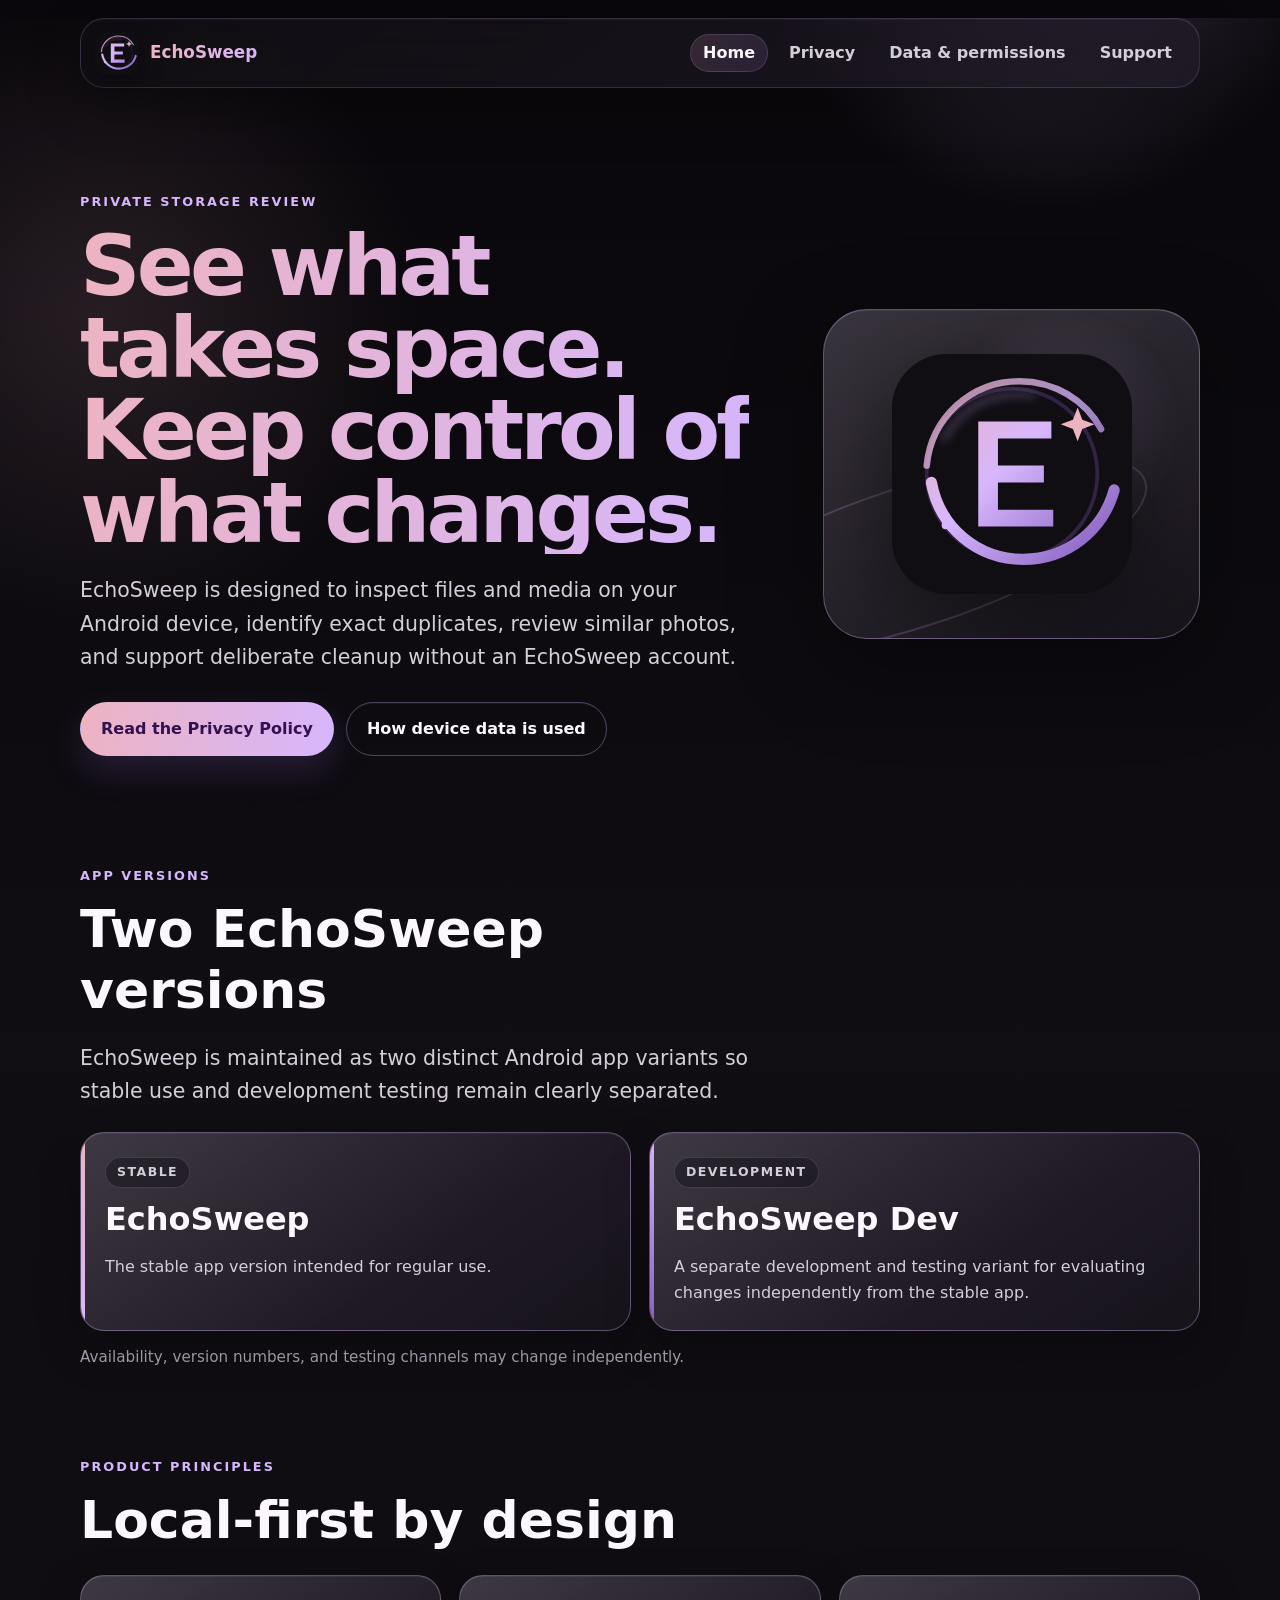
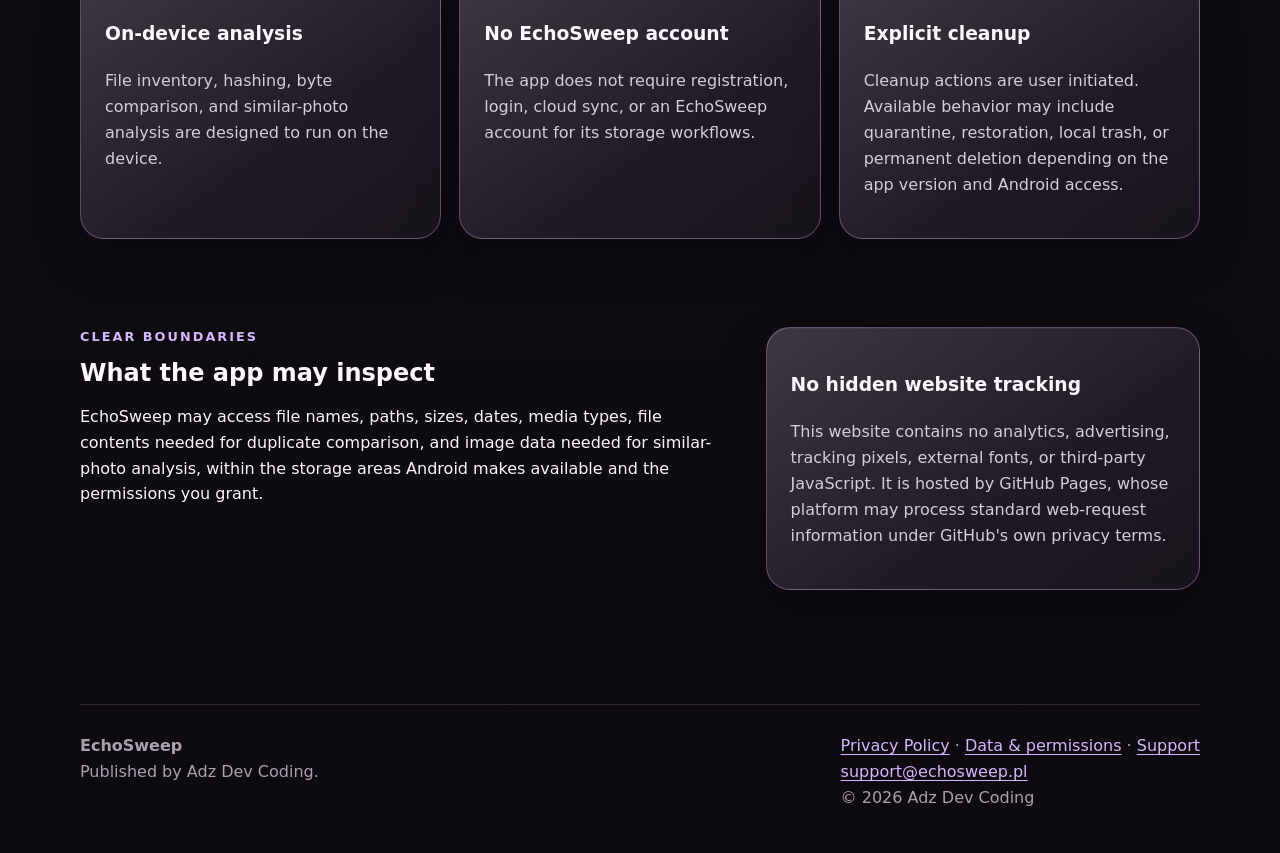
<file: index.html>
<!doctype html>
<html lang="en">
<head>
  <meta charset="utf-8">
  <meta name="viewport" content="width=device-width, initial-scale=1">
  <title>EchoSweep · Private storage inspection for Android</title>
  <meta name="description" content="Official EchoSweep website for the EchoSweep and EchoSweep Dev Android app variants, with privacy, permissions, and support information.">
  <meta name="theme-color" content="#100d13">
  <meta property="og:title" content="EchoSweep · Private storage inspection for Android">
  <meta property="og:description" content="Official information for the EchoSweep and EchoSweep Dev Android app variants.">
  <meta property="og:type" content="website">
  <meta property="og:url" content="https://echosweep.pl/">
  <link rel="canonical" href="https://echosweep.pl/">
  <link rel="icon" href="assets/echosweep-mark.svg" type="image/svg+xml">
  <link rel="stylesheet" href="styles.css">
</head>
<body>
  <a class="skip-link" href="#main">Skip to content</a>
  <div class="site-shell">
    <header class="site-header">
      <a class="brand" href="./" aria-label="EchoSweep home">
        <img src="assets/echosweep-mark.svg" alt="" width="44" height="44">
        <span>EchoSweep</span>
      </a>
      <nav class="nav" aria-label="Main navigation">
        <a aria-current="page" href="./">Home</a>
        <a href="privacy/">Privacy</a>
        <a href="data-and-permissions/">Data &amp; permissions</a>
        <a href="support/">Support</a>
      </nav>
    </header>

    <main id="main">
      <section class="hero">
        <div class="hero-copy">
          <p class="eyebrow">Private storage review</p>
          <h1>See what takes space. Keep control of what changes.</h1>
          <p class="lead">EchoSweep is designed to inspect files and media on your Android device, identify exact duplicates, review similar photos, and support deliberate cleanup without an EchoSweep account.</p>
          <div class="actions">
            <a class="button button-primary" href="privacy/">Read the Privacy Policy</a>
            <a class="button" href="data-and-permissions/">How device data is used</a>
          </div>
        </div>
        <div class="hero-mark" aria-hidden="true">
          <img src="assets/echosweep-mark.svg" alt="" width="240" height="240">
        </div>
      </section>

      <section class="section editions" aria-labelledby="editions-title">
        <div class="section-heading">
          <p class="eyebrow">App versions</p>
          <h2 id="editions-title">Two EchoSweep versions</h2>
          <p class="lead">EchoSweep is maintained as two distinct Android app variants so stable use and development testing remain clearly separated.</p>
        </div>
        <div class="card-grid compact-grid edition-grid">
          <article class="card edition-card edition-stable">
            <p class="version-label">Stable</p>
            <h3>EchoSweep</h3>
            <p>The stable app version intended for regular use.</p>
          </article>
          <article class="card edition-card edition-dev">
            <p class="version-label">Development</p>
            <h3>EchoSweep Dev</h3>
            <p>A separate development and testing variant for evaluating changes independently from the stable app.</p>
          </article>
        </div>
        <p class="edition-note">Availability, version numbers, and testing channels may change independently.</p>
      </section>

      <section class="section" aria-labelledby="principles-title">
        <div class="section-heading">
          <p class="eyebrow">Product principles</p>
          <h2 id="principles-title">Local-first by design</h2>
        </div>
        <div class="card-grid">
          <article class="card">
            <h3>On-device analysis</h3>
            <p>File inventory, hashing, byte comparison, and similar-photo analysis are designed to run on the device.</p>
          </article>
          <article class="card">
            <h3>No EchoSweep account</h3>
            <p>The app does not require registration, login, cloud sync, or an EchoSweep account for its storage workflows.</p>
          </article>
          <article class="card">
            <h3>Explicit cleanup</h3>
            <p>Cleanup actions are user initiated. Available behavior may include quarantine, restoration, local trash, or permanent deletion depending on the app version and Android access.</p>
          </article>
        </div>
      </section>

      <section class="section split" aria-labelledby="clarity-title">
        <div>
          <p class="eyebrow">Clear boundaries</p>
          <h2 id="clarity-title">What the app may inspect</h2>
          <p>EchoSweep may access file names, paths, sizes, dates, media types, file contents needed for duplicate comparison, and image data needed for similar-photo analysis, within the storage areas Android makes available and the permissions you grant.</p>
        </div>
        <div class="notice">
          <h3>No hidden website tracking</h3>
          <p>This website contains no analytics, advertising, tracking pixels, external fonts, or third-party JavaScript. It is hosted by GitHub Pages, whose platform may process standard web-request information under GitHub's own privacy terms.</p>
        </div>
      </section>
    </main>

    <footer class="footer">
      <div><strong>EchoSweep</strong><br>Published by Adz Dev Coding.</div>
      <div>
        <a href="privacy/">Privacy Policy</a> ·
        <a href="data-and-permissions/">Data &amp; permissions</a> ·
        <a href="support/">Support</a><br>
        <a href="mailto:support@echosweep.pl">support@echosweep.pl</a><br>
        © 2026 Adz Dev Coding
      </div>
    </footer>
  </div>
</body>
</html>
</file>
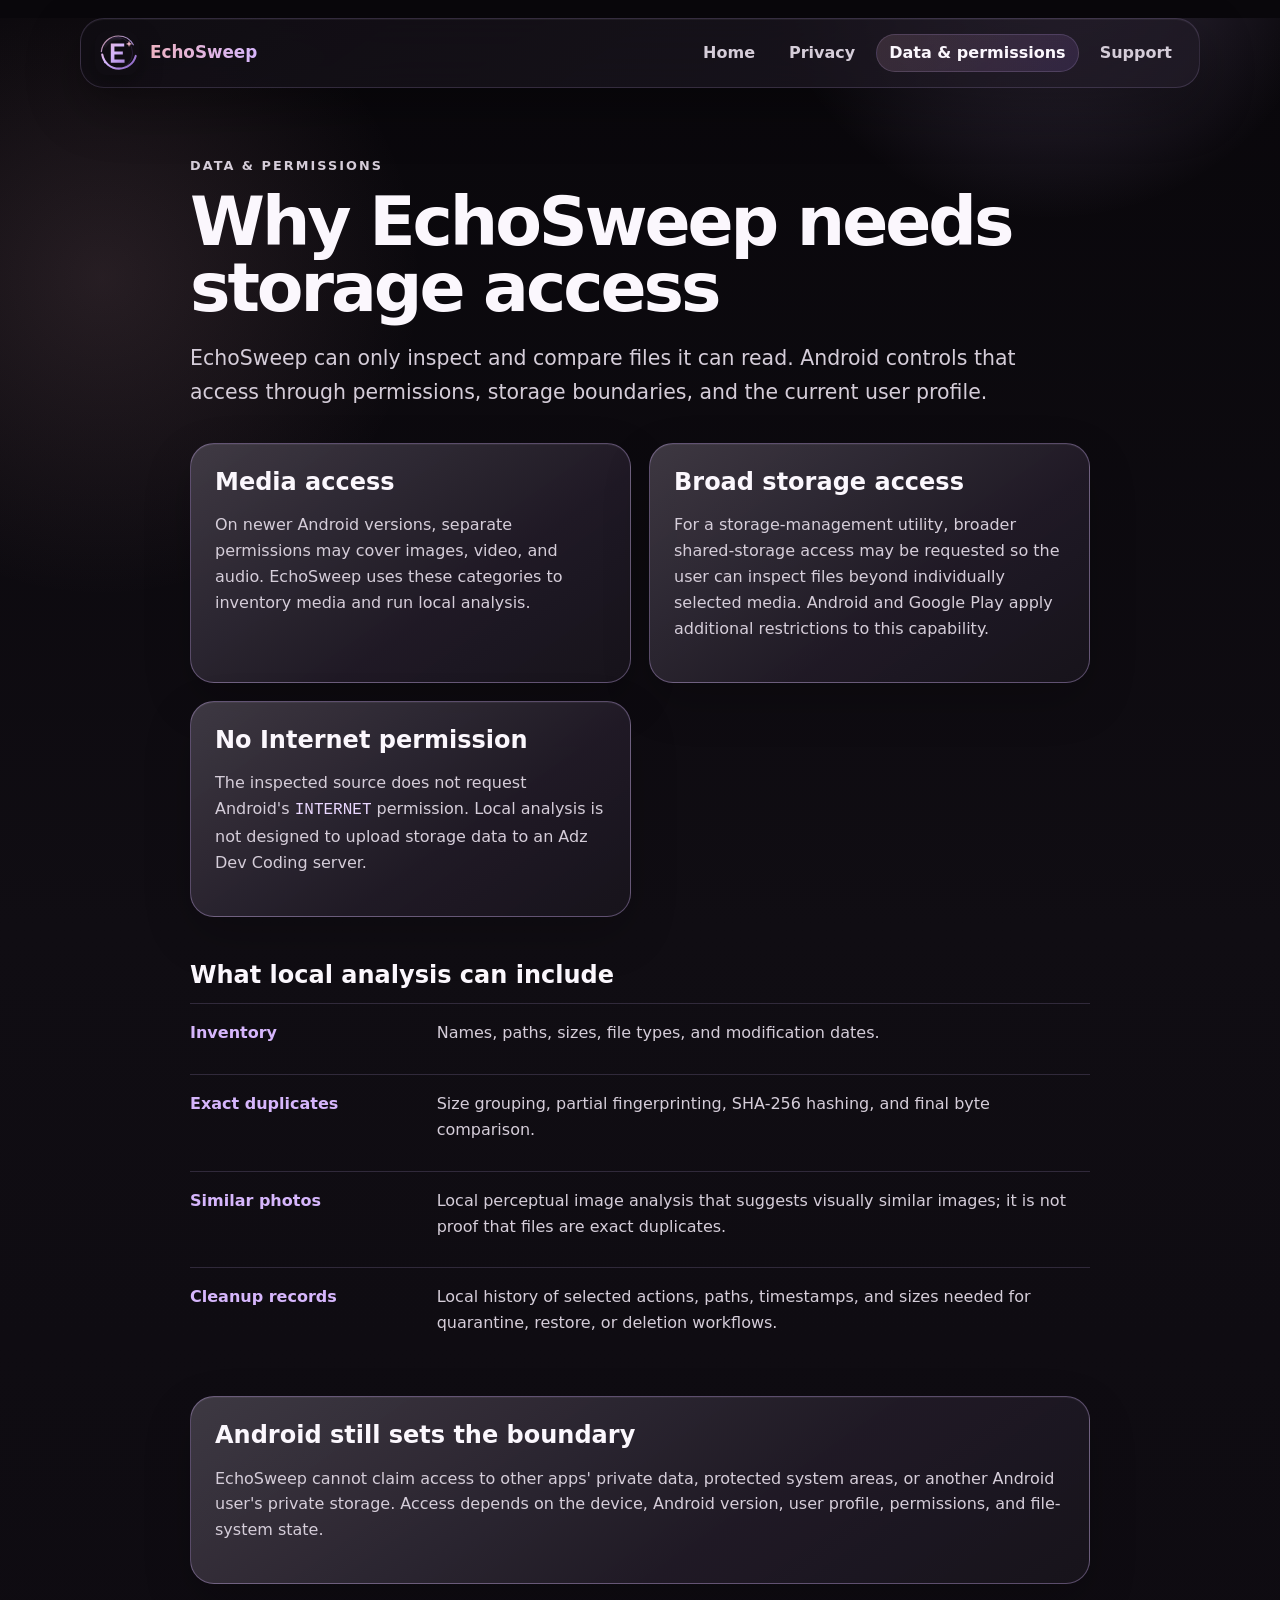
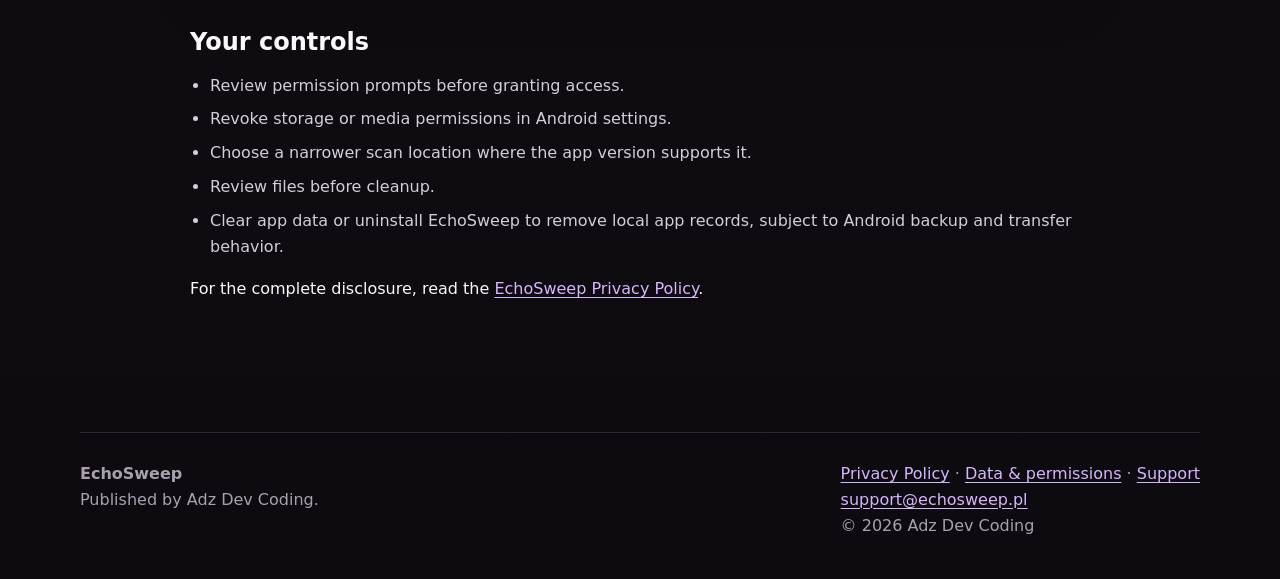
<file: data-and-permissions/index.html>
<!doctype html>
<html lang="en">
<head>
  <meta charset="utf-8">
  <meta name="viewport" content="width=device-width, initial-scale=1">
  <title>EchoSweep Data &amp; Permissions · Adz Dev Coding</title>
  <meta name="description" content="A clear explanation of the device data and Android permissions EchoSweep may use.">
  <meta name="theme-color" content="#100d13">
  <meta property="og:title" content="EchoSweep Data &amp; Permissions">
  <meta property="og:description" content="How EchoSweep uses Android storage and media access for local inspection and cleanup.">
  <meta property="og:type" content="article">
  <meta property="og:url" content="https://echosweep.pl/data-and-permissions/">
  <link rel="canonical" href="https://echosweep.pl/data-and-permissions/">
  <link rel="icon" href="../assets/echosweep-mark.svg" type="image/svg+xml">
  <link rel="stylesheet" href="../styles.css">
</head>
<body>
  <a class="skip-link" href="#main">Skip to content</a>
  <div class="site-shell">
    <header class="site-header">
      <a class="brand" href="../" aria-label="EchoSweep home">
        <img src="../assets/echosweep-mark.svg" alt="" width="44" height="44">
        <span>EchoSweep</span>
      </a>
      <nav class="nav" aria-label="Main navigation">
        <a href="../">Home</a>
        <a href="../privacy/">Privacy</a>
        <a aria-current="page" href="../data-and-permissions/">Data &amp; permissions</a>
        <a href="../support/">Support</a>
      </nav>
    </header>

    <main id="main" class="page">
      <p class="eyebrow">Data &amp; permissions</p>
      <h1>Why EchoSweep needs storage access</h1>
      <p class="lead">EchoSweep can only inspect and compare files it can read. Android controls that access through permissions, storage boundaries, and the current user profile.</p>

      <div class="card-grid compact-grid">
        <article class="card">
          <h2>Media access</h2>
          <p>On newer Android versions, separate permissions may cover images, video, and audio. EchoSweep uses these categories to inventory media and run local analysis.</p>
        </article>
        <article class="card">
          <h2>Broad storage access</h2>
          <p>For a storage-management utility, broader shared-storage access may be requested so the user can inspect files beyond individually selected media. Android and Google Play apply additional restrictions to this capability.</p>
        </article>
        <article class="card">
          <h2>No Internet permission</h2>
          <p>The inspected source does not request Android's <code>INTERNET</code> permission. Local analysis is not designed to upload storage data to an Adz Dev Coding server.</p>
        </article>
      </div>

      <section class="section">
        <h2>What local analysis can include</h2>
        <dl class="details-list">
          <div><dt>Inventory</dt><dd>Names, paths, sizes, file types, and modification dates.</dd></div>
          <div><dt>Exact duplicates</dt><dd>Size grouping, partial fingerprinting, SHA-256 hashing, and final byte comparison.</dd></div>
          <div><dt>Similar photos</dt><dd>Local perceptual image analysis that suggests visually similar images; it is not proof that files are exact duplicates.</dd></div>
          <div><dt>Cleanup records</dt><dd>Local history of selected actions, paths, timestamps, and sizes needed for quarantine, restore, or deletion workflows.</dd></div>
        </dl>
      </section>

      <section class="notice">
        <h2>Android still sets the boundary</h2>
        <p>EchoSweep cannot claim access to other apps' private data, protected system areas, or another Android user's private storage. Access depends on the device, Android version, user profile, permissions, and file-system state.</p>
      </section>

      <section class="section">
        <h2>Your controls</h2>
        <ul class="plain-list">
          <li>Review permission prompts before granting access.</li>
          <li>Revoke storage or media permissions in Android settings.</li>
          <li>Choose a narrower scan location where the app version supports it.</li>
          <li>Review files before cleanup.</li>
          <li>Clear app data or uninstall EchoSweep to remove local app records, subject to Android backup and transfer behavior.</li>
        </ul>
        <p>For the complete disclosure, read the <a href="../privacy/">EchoSweep Privacy Policy</a>.</p>
      </section>
    </main>

    <footer class="footer">
      <div><strong>EchoSweep</strong><br>Published by Adz Dev Coding.</div>
      <div>
        <a href="../privacy/">Privacy Policy</a> ·
        <a href="../data-and-permissions/">Data &amp; permissions</a> ·
        <a href="../support/">Support</a><br>
        <a href="mailto:support@echosweep.pl">support@echosweep.pl</a><br>
        © 2026 Adz Dev Coding
      </div>
    </footer>
  </div>
</body>
</html>
</file>
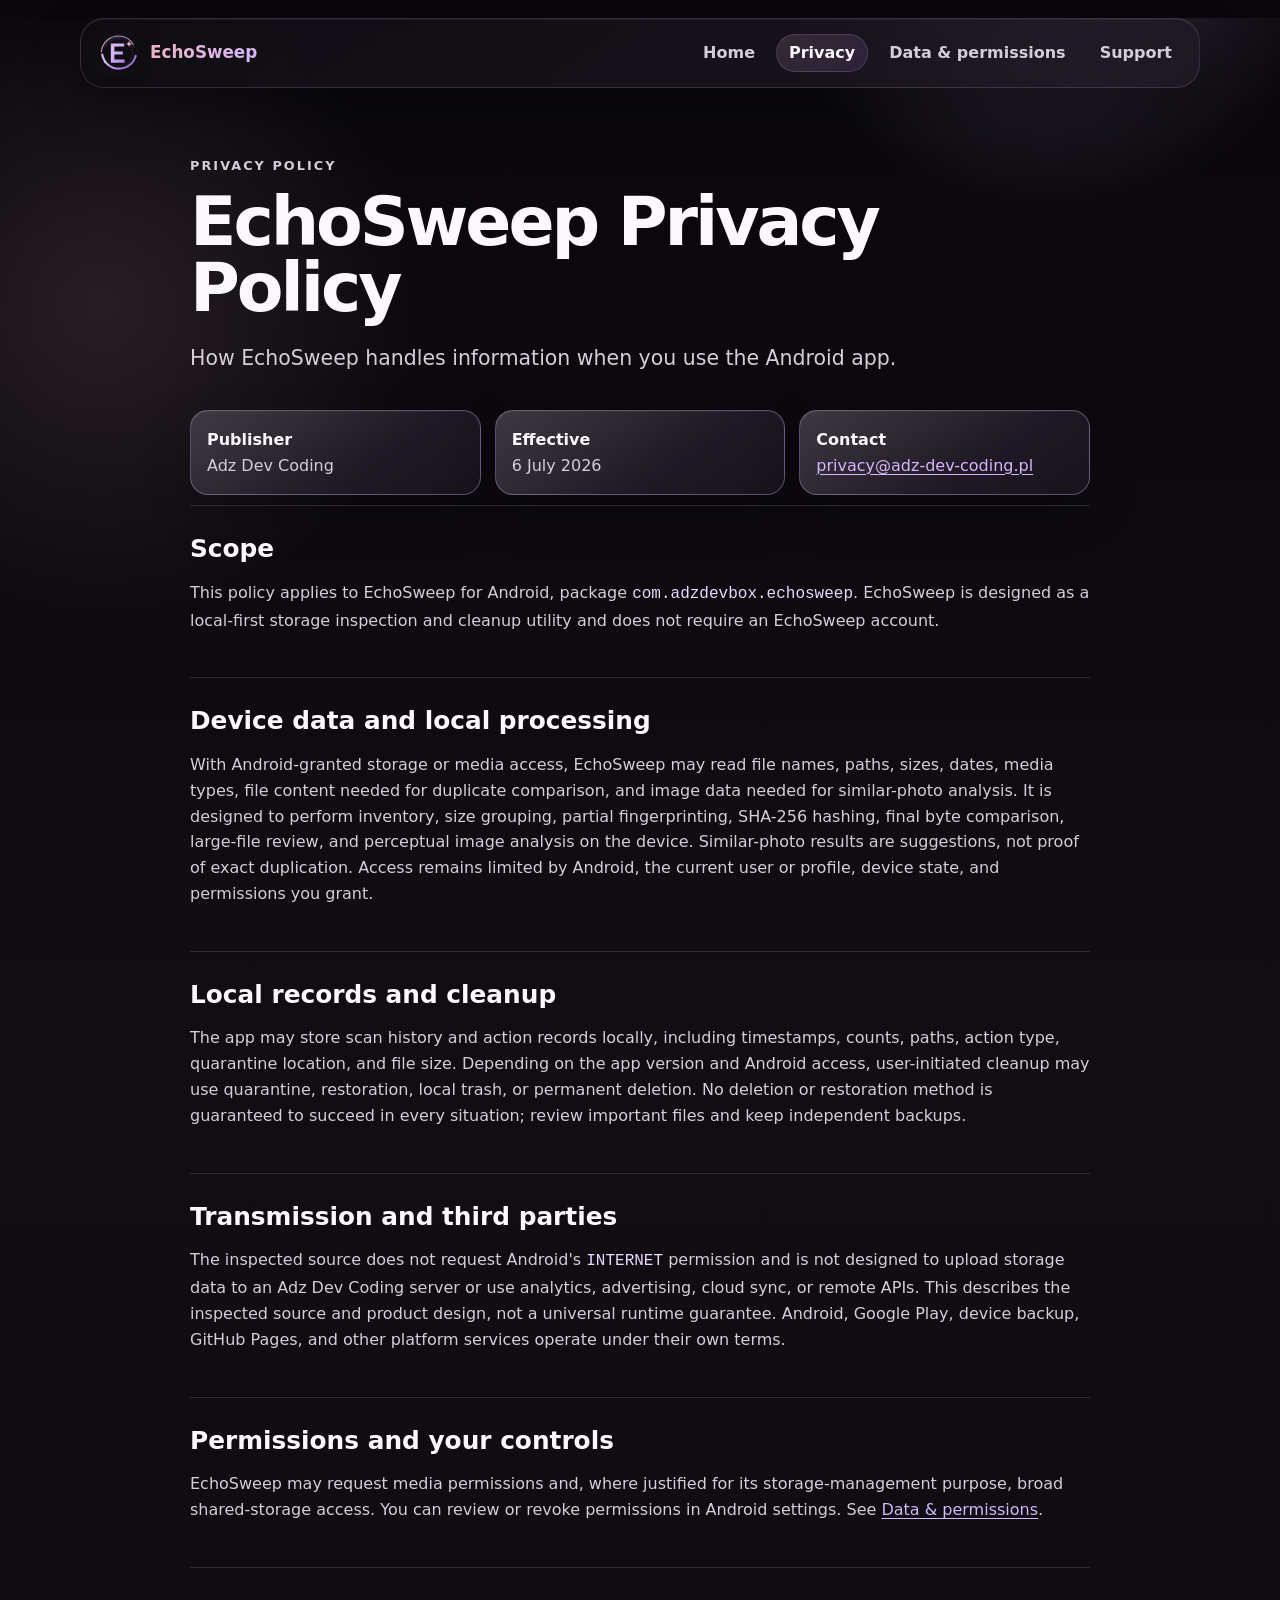
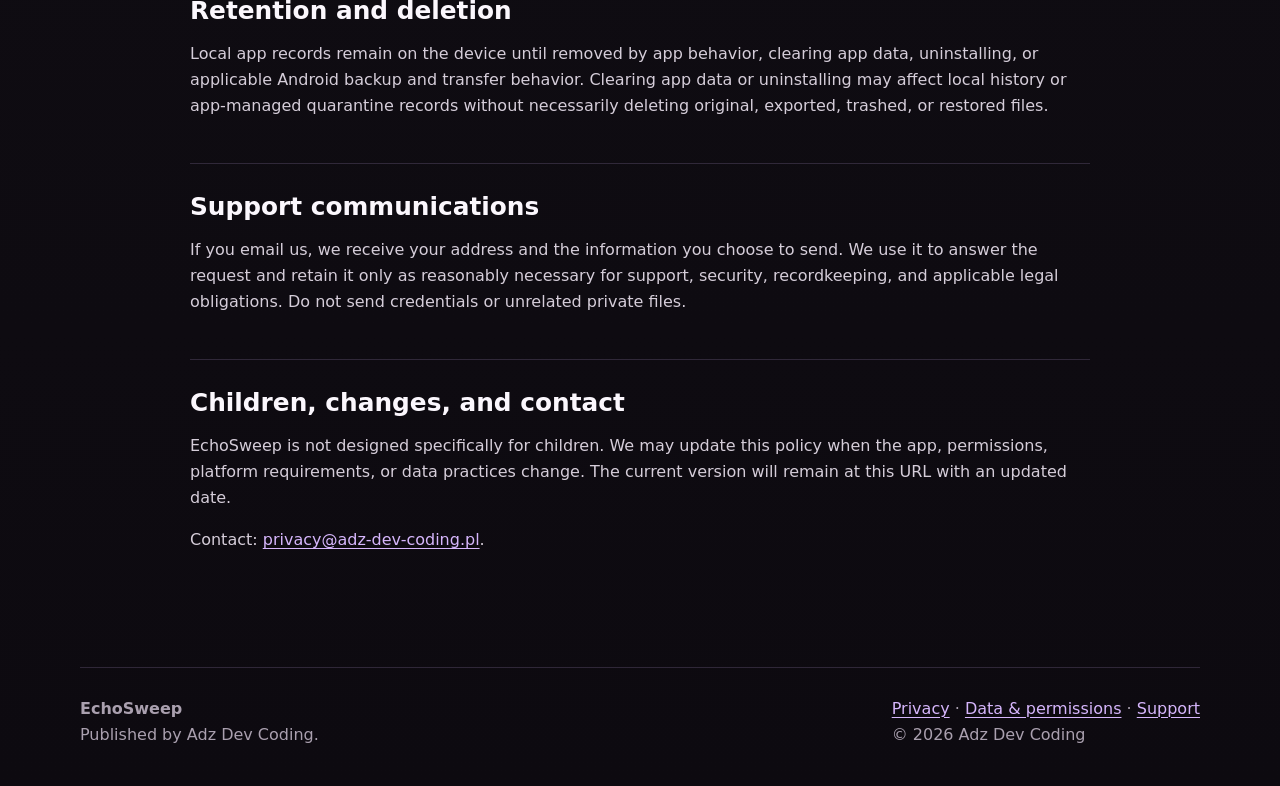
<file: privacy/index.html>
<!doctype html><html lang="en"><head><meta charset="utf-8"><meta name="viewport" content="width=device-width,initial-scale=1"><title>EchoSweep Privacy Policy · Adz Dev Coding</title><meta name="description" content="Privacy Policy for the EchoSweep Android app."><meta name="theme-color" content="#100d13"><link rel="canonical" href="https://echosweep.pl/privacy/"><link rel="icon" href="../assets/echosweep-mark.svg" type="image/svg+xml"><link rel="stylesheet" href="../styles.css"></head><body><a class="skip-link" href="#main">Skip to content</a><div class="site-shell"><header class="site-header"><a class="brand" href="../"><img src="../assets/echosweep-mark.svg" alt="" width="44" height="44"><span>EchoSweep</span></a><nav class="nav" aria-label="Main navigation"><a href="../">Home</a><a aria-current="page" href="../privacy/">Privacy</a><a href="../data-and-permissions/">Data &amp; permissions</a><a href="../support/">Support</a></nav></header><main id="main" class="page legal"><p class="eyebrow">Privacy Policy</p><h1>EchoSweep Privacy Policy</h1><p class="lead">How EchoSweep handles information when you use the Android app.</p><div class="policy-meta"><div><strong>Publisher</strong><br>Adz Dev Coding</div><div><strong>Effective</strong><br>6 July 2026</div><div><strong>Contact</strong><br><a href="mailto:privacy@adz-dev-coding.pl">privacy@adz-dev-coding.pl</a></div></div><section><h2>Scope</h2><p>This policy applies to EchoSweep for Android, package <code>com.adzdevbox.echosweep</code>. EchoSweep is designed as a local-first storage inspection and cleanup utility and does not require an EchoSweep account.</p></section><section><h2>Device data and local processing</h2><p>With Android-granted storage or media access, EchoSweep may read file names, paths, sizes, dates, media types, file content needed for duplicate comparison, and image data needed for similar-photo analysis. It is designed to perform inventory, size grouping, partial fingerprinting, SHA-256 hashing, final byte comparison, large-file review, and perceptual image analysis on the device. Similar-photo results are suggestions, not proof of exact duplication. Access remains limited by Android, the current user or profile, device state, and permissions you grant.</p></section><section><h2>Local records and cleanup</h2><p>The app may store scan history and action records locally, including timestamps, counts, paths, action type, quarantine location, and file size. Depending on the app version and Android access, user-initiated cleanup may use quarantine, restoration, local trash, or permanent deletion. No deletion or restoration method is guaranteed to succeed in every situation; review important files and keep independent backups.</p></section><section><h2>Transmission and third parties</h2><p>The inspected source does not request Android's <code>INTERNET</code> permission and is not designed to upload storage data to an Adz Dev Coding server or use analytics, advertising, cloud sync, or remote APIs. This describes the inspected source and product design, not a universal runtime guarantee. Android, Google Play, device backup, GitHub Pages, and other platform services operate under their own terms.</p></section><section><h2>Permissions and your controls</h2><p>EchoSweep may request media permissions and, where justified for its storage-management purpose, broad shared-storage access. You can review or revoke permissions in Android settings. See <a href="../data-and-permissions/">Data &amp; permissions</a>.</p></section><section><h2>Retention and deletion</h2><p>Local app records remain on the device until removed by app behavior, clearing app data, uninstalling, or applicable Android backup and transfer behavior. Clearing app data or uninstalling may affect local history or app-managed quarantine records without necessarily deleting original, exported, trashed, or restored files.</p></section><section><h2>Support communications</h2><p>If you email us, we receive your address and the information you choose to send. We use it to answer the request and retain it only as reasonably necessary for support, security, recordkeeping, and applicable legal obligations. Do not send credentials or unrelated private files.</p></section><section><h2>Children, changes, and contact</h2><p>EchoSweep is not designed specifically for children. We may update this policy when the app, permissions, platform requirements, or data practices change. The current version will remain at this URL with an updated date.</p><p>Contact: <a href="mailto:privacy@adz-dev-coding.pl">privacy@adz-dev-coding.pl</a>.</p></section></main><footer class="footer"><div><strong>EchoSweep</strong><br>Published by Adz Dev Coding.</div><div><a href="../privacy/">Privacy</a> · <a href="../data-and-permissions/">Data &amp; permissions</a> · <a href="../support/">Support</a><br>© 2026 Adz Dev Coding</div></footer></div></body></html>
</file>
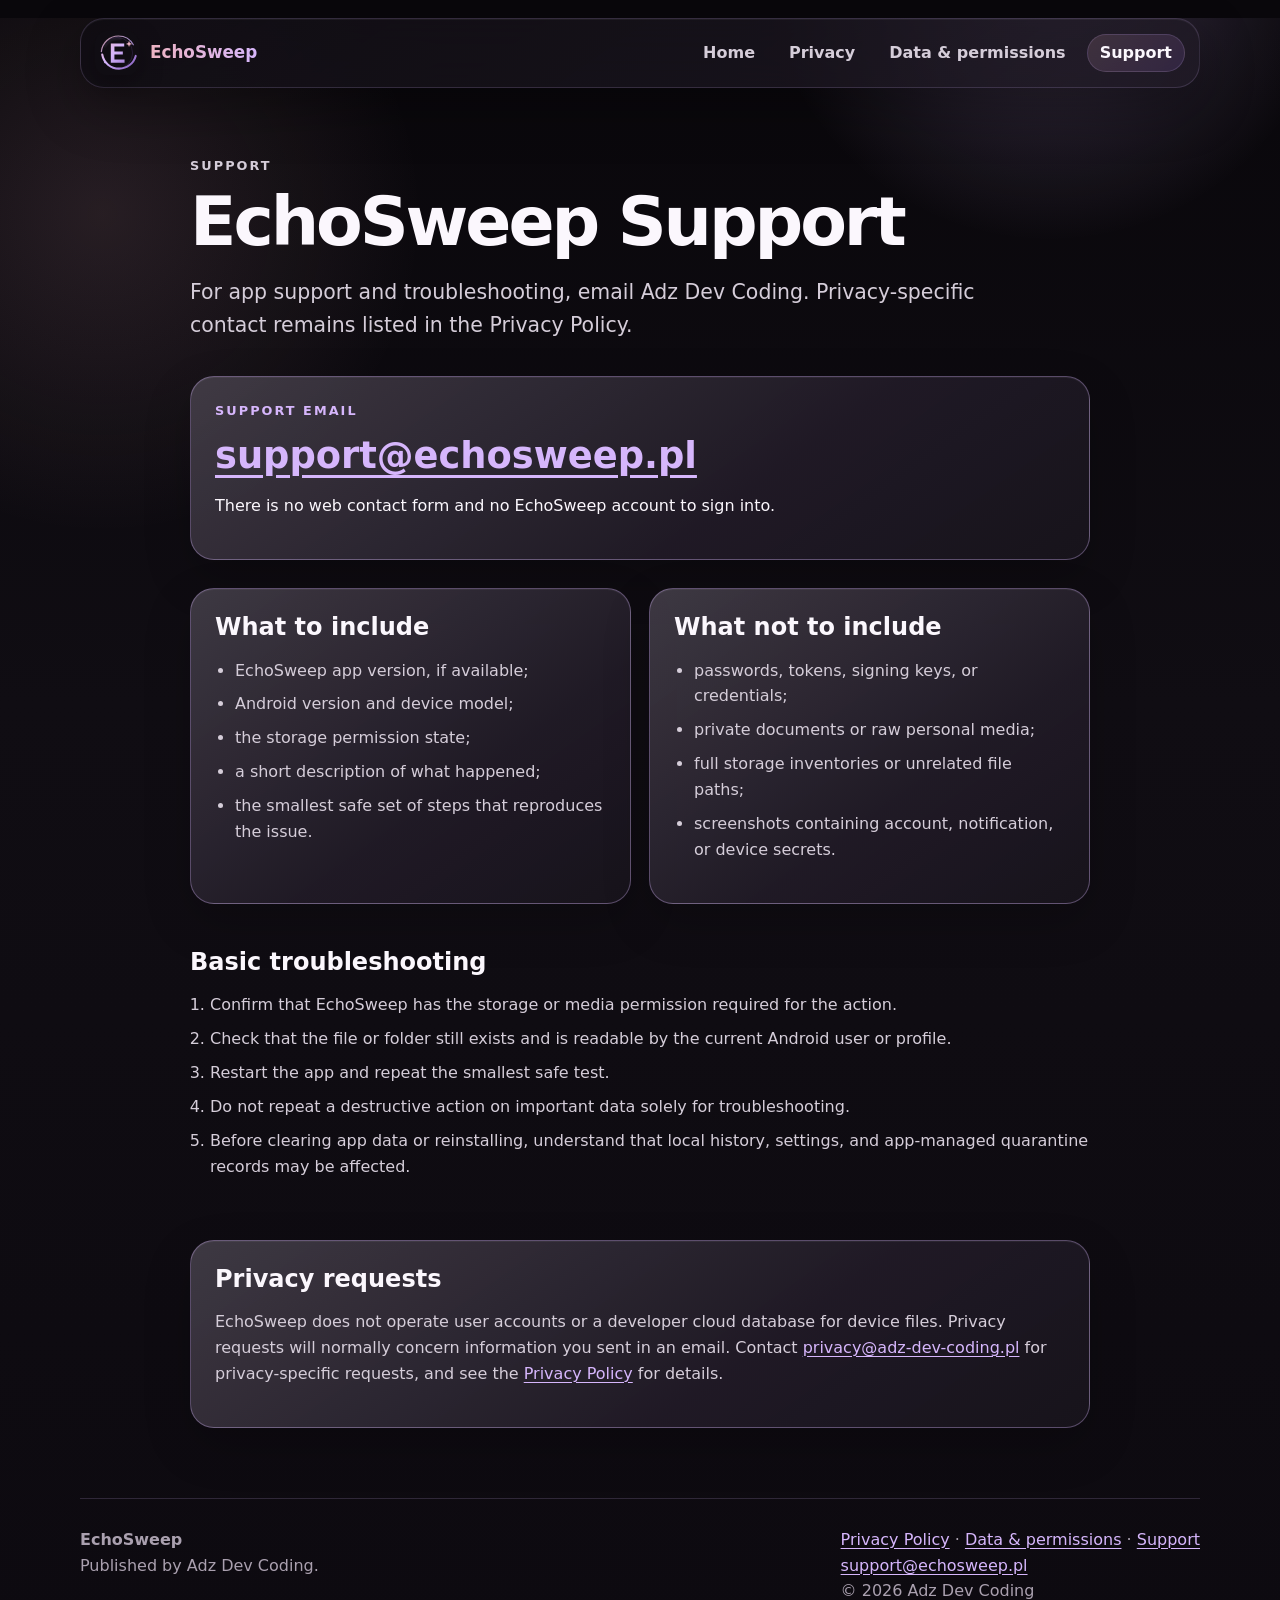
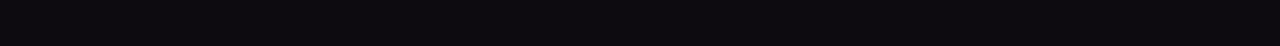
<file: support/index.html>
<!doctype html>
<html lang="en">
<head>
  <meta charset="utf-8">
  <meta name="viewport" content="width=device-width, initial-scale=1">
  <title>EchoSweep Support · Adz Dev Coding</title>
  <meta name="description" content="EchoSweep support contact and troubleshooting information from Adz Dev Coding.">
  <meta name="theme-color" content="#100d13">
  <meta property="og:title" content="EchoSweep Support">
  <meta property="og:description" content="Support and troubleshooting information for EchoSweep.">
  <meta property="og:type" content="website">
  <meta property="og:url" content="https://echosweep.pl/support/">
  <link rel="canonical" href="https://echosweep.pl/support/">
  <link rel="icon" href="../assets/echosweep-mark.svg" type="image/svg+xml">
  <link rel="stylesheet" href="../styles.css">
</head>
<body>
  <a class="skip-link" href="#main">Skip to content</a>
  <div class="site-shell">
    <header class="site-header">
      <a class="brand" href="../" aria-label="EchoSweep home">
        <img src="../assets/echosweep-mark.svg" alt="" width="44" height="44">
        <span>EchoSweep</span>
      </a>
      <nav class="nav" aria-label="Main navigation">
        <a href="../">Home</a>
        <a href="../privacy/">Privacy</a>
        <a href="../data-and-permissions/">Data &amp; permissions</a>
        <a aria-current="page" href="../support/">Support</a>
      </nav>
    </header>

    <main id="main" class="page">
      <p class="eyebrow">Support</p>
      <h1>EchoSweep Support</h1>
      <p class="lead">For app support and troubleshooting, email Adz Dev Coding. Privacy-specific contact remains listed in the Privacy Policy.</p>

      <section class="contact-card">
        <div>
          <p class="eyebrow">Support email</p>
          <h2><a href="mailto:support@echosweep.pl">support@echosweep.pl</a></h2>
          <p>There is no web contact form and no EchoSweep account to sign into.</p>
        </div>
      </section>

      <div class="card-grid compact-grid">
        <article class="card">
          <h2>What to include</h2>
          <ul>
            <li>EchoSweep app version, if available;</li>
            <li>Android version and device model;</li>
            <li>the storage permission state;</li>
            <li>a short description of what happened;</li>
            <li>the smallest safe set of steps that reproduces the issue.</li>
          </ul>
        </article>
        <article class="card">
          <h2>What not to include</h2>
          <ul>
            <li>passwords, tokens, signing keys, or credentials;</li>
            <li>private documents or raw personal media;</li>
            <li>full storage inventories or unrelated file paths;</li>
            <li>screenshots containing account, notification, or device secrets.</li>
          </ul>
        </article>
      </div>

      <section class="section">
        <h2>Basic troubleshooting</h2>
        <ol class="plain-list">
          <li>Confirm that EchoSweep has the storage or media permission required for the action.</li>
          <li>Check that the file or folder still exists and is readable by the current Android user or profile.</li>
          <li>Restart the app and repeat the smallest safe test.</li>
          <li>Do not repeat a destructive action on important data solely for troubleshooting.</li>
          <li>Before clearing app data or reinstalling, understand that local history, settings, and app-managed quarantine records may be affected.</li>
        </ol>
      </section>

      <section class="notice">
        <h2>Privacy requests</h2>
        <p>EchoSweep does not operate user accounts or a developer cloud database for device files. Privacy requests will normally concern information you sent in an email. Contact <a href="mailto:privacy@adz-dev-coding.pl">privacy@adz-dev-coding.pl</a> for privacy-specific requests, and see the <a href="../privacy/">Privacy Policy</a> for details.</p>
      </section>
    </main>

    <footer class="footer">
      <div><strong>EchoSweep</strong><br>Published by Adz Dev Coding.</div>
      <div>
        <a href="../privacy/">Privacy Policy</a> ·
        <a href="../data-and-permissions/">Data &amp; permissions</a> ·
        <a href="../support/">Support</a><br>
        <a href="mailto:support@echosweep.pl">support@echosweep.pl</a><br>
        © 2026 Adz Dev Coding
      </div>
    </footer>
  </div>
</body>
</html>
</file>
<file: styles.css>
@import url("base.css");
@import url("components.css");
</file>
